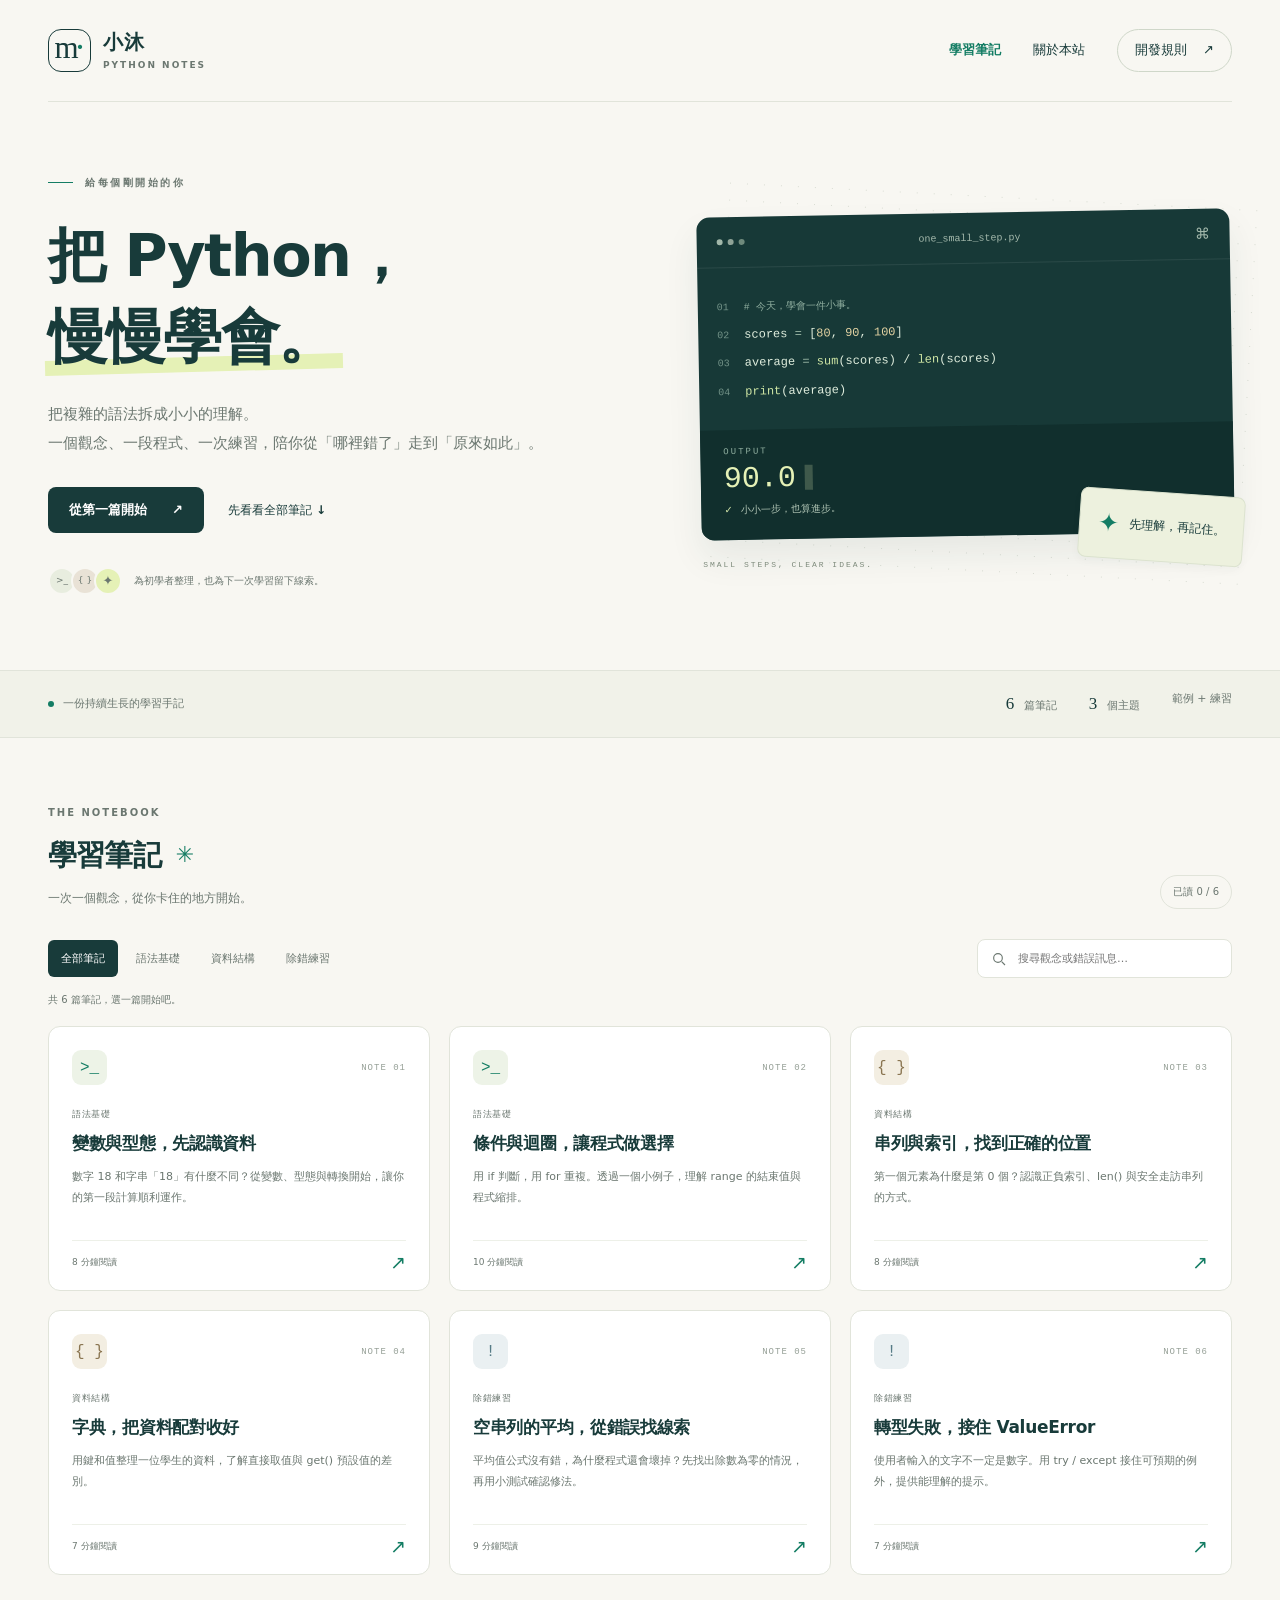
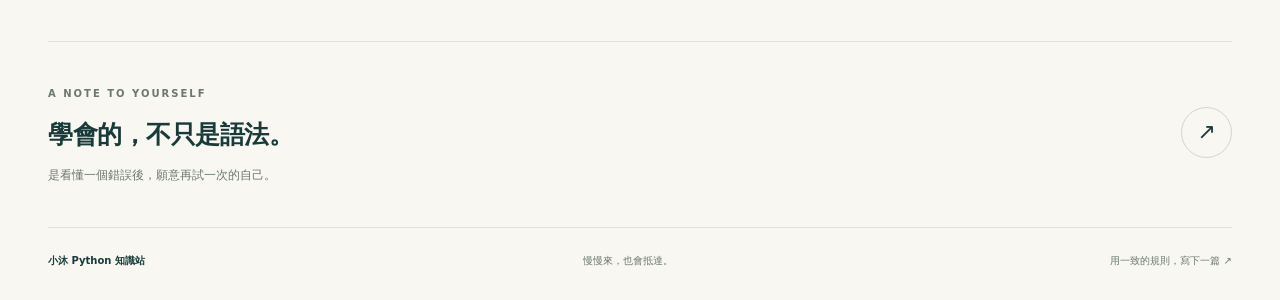
<file: index.html>
<!doctype html>
<html lang="zh-Hant">
<head>
  <meta charset="utf-8"><meta name="viewport" content="width=device-width, initial-scale=1">
  <meta name="description" content="給 Python 初學者的六篇入門手記。從觀念、短程式到小練習，一次學懂一件事。">
  <title>小沐 Python 知識站｜一次學懂一件事</title>
  <link rel="icon" href="assets/favicon.svg" type="image/svg+xml"><link rel="stylesheet" href="assets/styles.css">
  <script src="assets/app.js" defer></script>
</head>
<body data-page="home">
  <a class="skip-link" href="#notes">跳到學習筆記</a>
  <header class="site-header wrap">
    <a class="brand" href="index.html" aria-label="小沐 Python 知識站首頁"><span class="brand-mark" aria-hidden="true">m<span>·</span></span><span>小沐<span class="brand-sub">PYTHON NOTES</span></span></a>
    <nav aria-label="主要導覽"><a href="index.html#notes" aria-current="page">學習筆記</a><a href="about.html">關於本站</a><a class="nav-pill" href="about.html#rules">開發規則 <span aria-hidden="true">↗</span></a></nav>
  </header>
  <main>
    <section class="hero wrap" aria-labelledby="hero-title">
      <div class="hero-copy"><div class="eyebrow"><span class="tiny-line"></span>給每個剛開始的你</div>
        <h1 id="hero-title">把 Python，<br><span class="accent-word">慢慢學會。</span></h1>
        <p class="hero-description">把複雜的語法拆成小小的理解。<br>一個觀念、一段程式、一次練習，<br class="mobile-break">陪你從「哪裡錯了」走到「原來如此」。</p>
        <div class="hero-actions"><a class="button primary" href="lesson.html?slug=variables-and-input">從第一篇開始 <span aria-hidden="true">↗</span></a><a class="text-link" href="#notes">先看看全部筆記 <span aria-hidden="true">↓</span></a></div>
        <div class="hero-footnote"><span class="overlap-circles" aria-hidden="true"><i>&gt;_</i><i>{ }</i><i>✦</i></span><span>為初學者整理，也為下一次學習留下線索。</span></div>
      </div>
      <div class="hero-art" aria-label="Python 範例，計算三筆成績的平均值為 90.0">
        <div class="terminal"><div class="terminal-top"><span class="window-dots" aria-hidden="true"><i></i><i></i><i></i></span><span>one_small_step.py</span><span class="terminal-icon" aria-hidden="true">⌘</span></div>
          <div class="terminal-code" aria-hidden="true"><div><span class="line-no">01</span><span class="code-comment"># 今天，學會一件小事。</span></div><div><span class="line-no">02</span>scores <span class="code-muted">=</span> [<span class="code-number">80</span>, <span class="code-number">90</span>, <span class="code-number">100</span>]</div><div><span class="line-no">03</span>average <span class="code-muted">=</span> <span class="code-function">sum</span>(scores) / <span class="code-function">len</span>(scores)</div><div><span class="line-no">04</span><span class="code-function">print</span>(average)</div></div>
          <div class="terminal-output"><span class="code-comment">OUTPUT</span><strong>90.0<span class="cursor" aria-hidden="true"></span></strong><span class="success-line"><span aria-hidden="true">✓</span> 小小一步，也算進步。</span></div>
        </div>
        <div class="art-note"><span class="sparkle" aria-hidden="true">✦</span><span>先理解，再記住。</span></div><span class="art-label">SMALL STEPS, CLEAR IDEAS.</span>
      </div>
    </section>
    <div class="collection-bar"><div class="wrap collection-inner"><span class="collection-caption"><span class="green-dot"></span>一份持續生長的學習手記</span><div class="collection-facts"><span><strong id="total-count">6</strong> 篇筆記</span><span><strong>3</strong> 個主題</span><span>範例 + 練習</span></div></div></div>
    <section class="notes-section wrap" id="notes" aria-labelledby="notes-title">
      <div class="section-title-row"><div><span class="eyebrow">THE NOTEBOOK</span><h2 id="notes-title">學習筆記<span class="small-star" aria-hidden="true">✳</span></h2><p class="section-description">一次一個觀念，從你卡住的地方開始。</p></div><div class="progress-label" id="reading-progress" aria-live="polite">已讀 0 / 6</div></div>
      <div class="notes-controls"><div class="filters" role="group" aria-label="依主題篩選"><button class="filter active" data-category="全部筆記" aria-pressed="true">全部筆記</button><button class="filter" data-category="語法基礎" aria-pressed="false">語法基礎</button><button class="filter" data-category="資料結構" aria-pressed="false">資料結構</button><button class="filter" data-category="除錯練習" aria-pressed="false">除錯練習</button></div><label class="search-box"><svg width="18" height="18" viewBox="0 0 24 24" fill="none" stroke="currentColor" stroke-width="1.7" aria-hidden="true"><circle cx="10.5" cy="10.5" r="6.5"/><path d="m16 16 5 5"/></svg><span class="sr-only">搜尋筆記</span><input id="search" type="search" placeholder="搜尋觀念或錯誤訊息…" autocomplete="off"></label></div>
      <p id="result-status" class="result-status" role="status">正在打開筆記本…</p>
      <div id="lesson-grid" class="lesson-grid"></div>
      <div id="empty-state" class="empty-state" hidden><span aria-hidden="true">⌕</span><h3>還沒有找到這個關鍵字</h3><p>試試「串列」「int」或其他課程中的觀念。</p><button id="reset-search" class="button secondary">清除篩選</button></div>
      <noscript><p class="notice">請開啟 JavaScript 以讀取教材清單與練習題。</p></noscript>
    </section>
    <section class="closing-note wrap"><div><span class="eyebrow">A NOTE TO YOURSELF</span><h2>學會的，不只是語法。</h2><p>是看懂一個錯誤後，願意再試一次的自己。</p></div><a class="round-link" href="about.html" aria-label="了解小沐知識站"><span aria-hidden="true">↗</span></a></section>
  </main>
  <footer class="site-footer wrap"><a class="footer-name" href="index.html">小沐 Python 知識站</a><span>慢慢來，也會抵達。</span><a href="about.html#rules">用一致的規則，寫下一篇 <span aria-hidden="true">↗</span></a></footer>
</body>
</html>
</file>
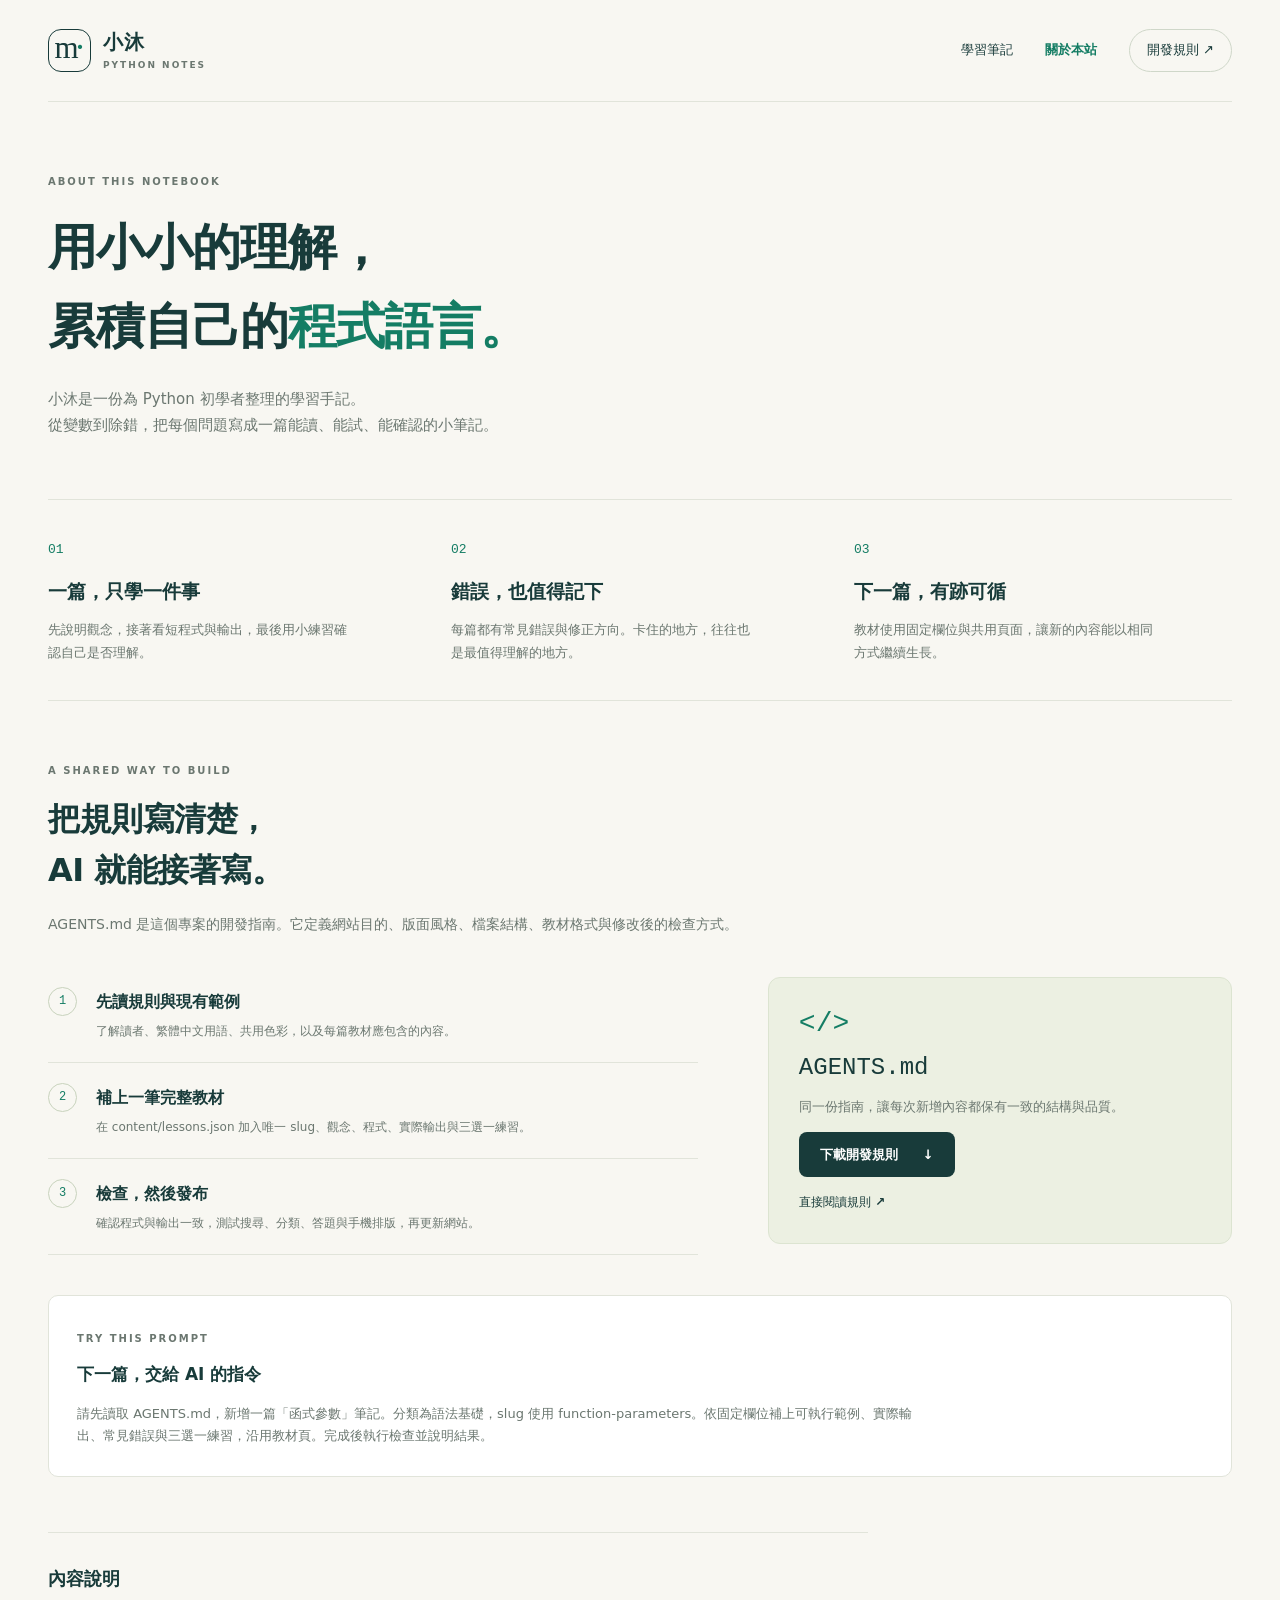
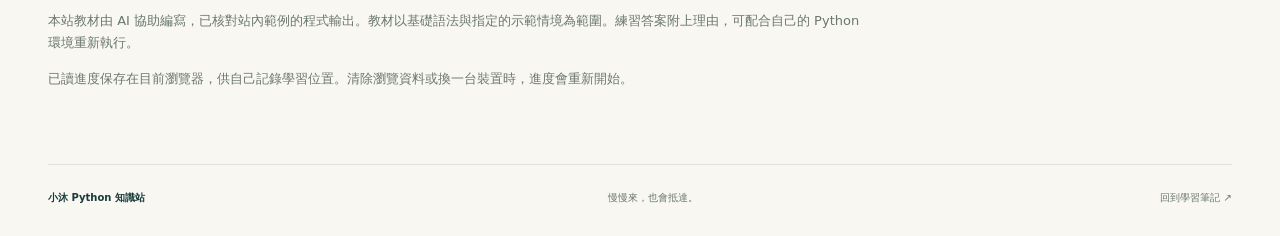
<file: about.html>
<!doctype html>
<html lang="zh-Hant">
<head><meta charset="utf-8"><meta name="viewport" content="width=device-width, initial-scale=1"><meta name="description" content="認識小沐 Python 知識站，以及依 AGENTS.md 規則新增教材的方式。"><title>關於本站與開發規則｜小沐 Python 知識站</title><link rel="icon" href="assets/favicon.svg" type="image/svg+xml"><link rel="stylesheet" href="assets/styles.css"></head>
<body><a class="skip-link" href="#main">跳到主要內容</a><header class="site-header wrap"><a class="brand" href="index.html" aria-label="小沐 Python 知識站首頁"><span class="brand-mark" aria-hidden="true">m<span>·</span></span><span>小沐<span class="brand-sub">PYTHON NOTES</span></span></a><nav aria-label="主要導覽"><a href="index.html#notes">學習筆記</a><a href="about.html" aria-current="page">關於本站</a><a class="nav-pill" href="#rules">開發規則 ↗</a></nav></header>
<main class="about-main wrap" id="main"><div class="about-hero"><span class="eyebrow">ABOUT THIS NOTEBOOK</span><h1>用小小的理解，<br>累積自己的<span class="accent-text">程式語言。</span></h1><p>小沐是一份為 Python 初學者整理的學習手記。<br>從變數到除錯，把每個問題寫成一篇能讀、能試、能確認的小筆記。</p></div>
<div class="about-values"><article><span class="value-number">01</span><h2>一篇，只學一件事</h2><p>先說明觀念，接著看短程式與輸出，最後用小練習確認自己是否理解。</p></article><article><span class="value-number">02</span><h2>錯誤，也值得記下</h2><p>每篇都有常見錯誤與修正方向。卡住的地方，往往也是最值得理解的地方。</p></article><article><span class="value-number">03</span><h2>下一篇，有跡可循</h2><p>教材使用固定欄位與共用頁面，讓新的內容能以相同方式繼續生長。</p></article></div>
<section class="rules-section" id="rules"><span class="eyebrow">A SHARED WAY TO BUILD</span><h2>把規則寫清楚，<br>AI 就能接著寫。</h2><p class="lead">AGENTS.md 是這個專案的開發指南。它定義網站目的、版面風格、檔案結構、教材格式與修改後的檢查方式。</p><div class="rules-layout"><ol class="steps"><li><span>1</span><div><h3>先讀規則與現有範例</h3><p>了解讀者、繁體中文用語、共用色彩，以及每篇教材應包含的內容。</p></div></li><li><span>2</span><div><h3>補上一筆完整教材</h3><p>在 content/lessons.json 加入唯一 slug、觀念、程式、實際輸出與三選一練習。</p></div></li><li><span>3</span><div><h3>檢查，然後發布</h3><p>確認程式與輸出一致，測試搜尋、分類、答題與手機排版，再更新網站。</p></div></li></ol><aside class="rules-card"><span class="file-icon" aria-hidden="true">&lt;/&gt;</span><h3>AGENTS.md</h3><p>同一份指南，讓每次新增內容都保有一致的結構與品質。</p><a class="button primary" href="AGENTS.md" download>下載開發規則 <span aria-hidden="true">↓</span></a><a class="text-link" href="AGENTS.md">直接閱讀規則 ↗</a></aside></div><div class="prompt-card"><span class="eyebrow">TRY THIS PROMPT</span><h3>下一篇，交給 AI 的指令</h3><p>請先讀取 AGENTS.md，新增一篇「函式參數」筆記。分類為語法基礎，slug 使用 function-parameters。依固定欄位補上可執行範例、實際輸出、常見錯誤與三選一練習，沿用教材頁。完成後執行檢查並說明結果。</p></div></section>
<section class="content-note"><h2>內容說明</h2><p>本站教材由 AI 協助編寫，已核對站內範例的程式輸出。教材以基礎語法與指定的示範情境為範圍。練習答案附上理由，可配合自己的 Python 環境重新執行。</p><p>已讀進度保存在目前瀏覽器，供自己記錄學習位置。清除瀏覽資料或換一台裝置時，進度會重新開始。</p></section></main><footer class="site-footer wrap"><a class="footer-name" href="index.html">小沐 Python 知識站</a><span>慢慢來，也會抵達。</span><a href="index.html#notes">回到學習筆記 ↗</a></footer></body></html>
</file>
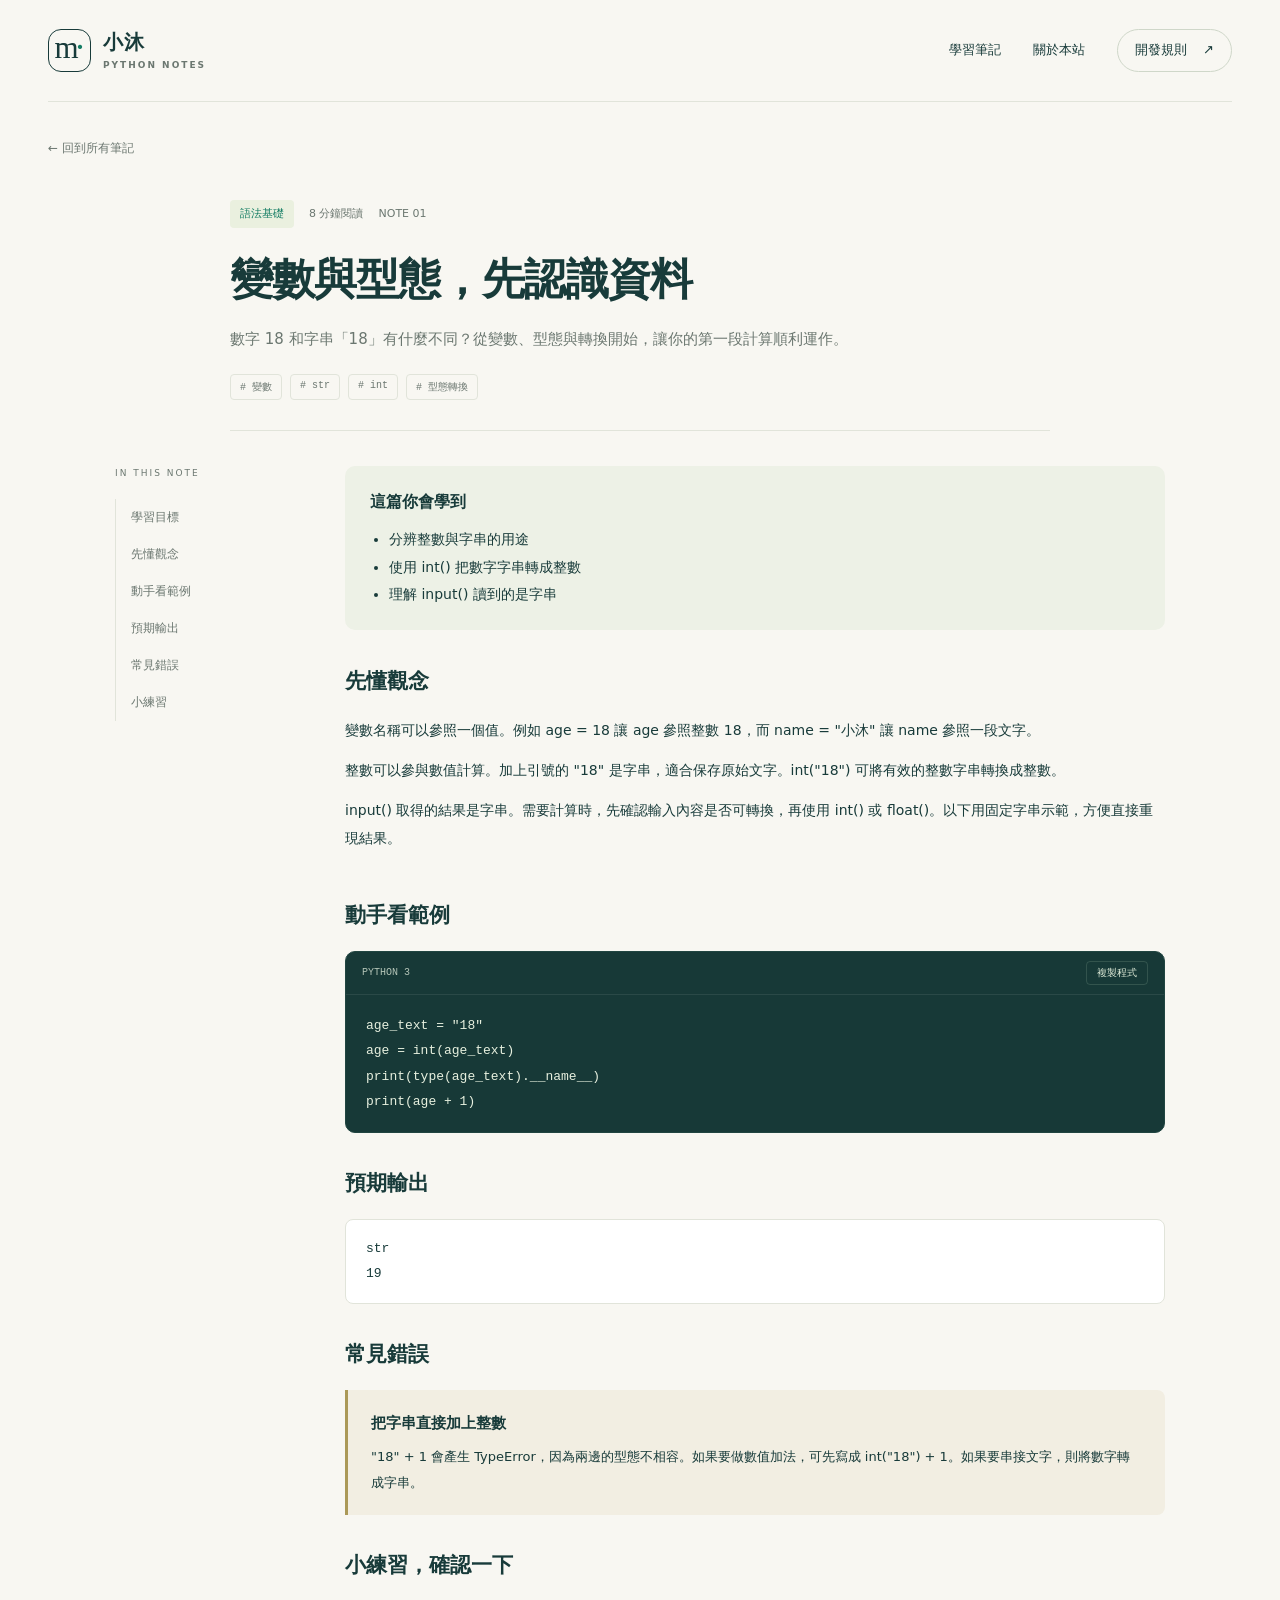
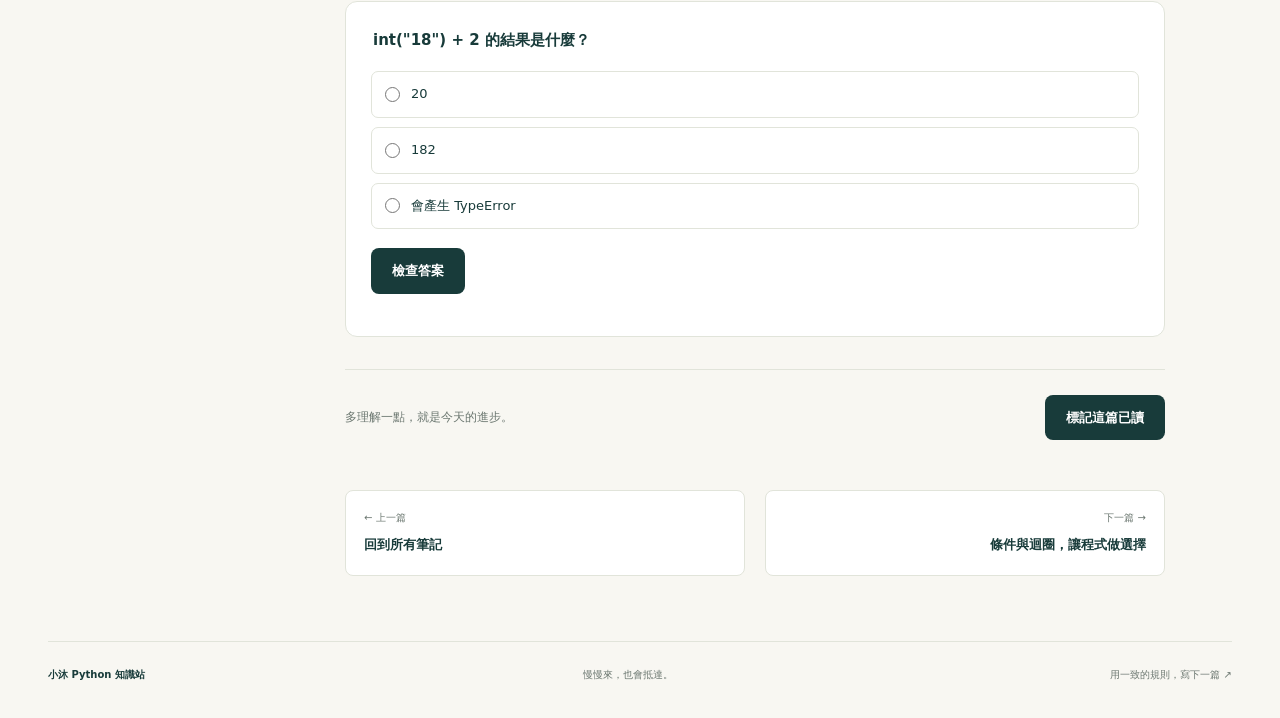
<file: lesson.html>
<!doctype html>
<html lang="zh-Hant">
<head><meta charset="utf-8"><meta name="viewport" content="width=device-width, initial-scale=1"><meta name="description" content="從觀念、短程式、常見錯誤到小練習，讀懂一個 Python 主題。"><title>學習筆記｜小沐 Python 知識站</title><link rel="icon" href="assets/favicon.svg" type="image/svg+xml"><link rel="stylesheet" href="assets/styles.css"><script src="assets/app.js" defer></script></head>
<body data-page="lesson"><a class="skip-link" href="#lesson-content">跳到教材內容</a><header class="site-header wrap"><a class="brand" href="index.html" aria-label="小沐 Python 知識站首頁"><span class="brand-mark" aria-hidden="true">m<span>·</span></span><span>小沐<span class="brand-sub">PYTHON NOTES</span></span></a><nav aria-label="主要導覽"><a href="index.html#notes">學習筆記</a><a href="about.html">關於本站</a><a class="nav-pill" href="about.html#rules">開發規則 <span aria-hidden="true">↗</span></a></nav></header>
<main class="wrap lesson-shell"><a class="back-link" href="index.html#notes">← 回到所有筆記</a><div id="lesson-content" aria-live="polite"><p class="notice">正在打開這篇筆記…</p></div><noscript><p class="notice">請開啟 JavaScript 以讀取教材。</p></noscript></main><footer class="site-footer wrap"><a class="footer-name" href="index.html">小沐 Python 知識站</a><span>慢慢來，也會抵達。</span><a href="about.html#rules">用一致的規則，寫下一篇 ↗</a></footer></body>
</html>
</file>
<file: assets/styles.css>
:root{--paper:#f8f7f2;--white:#fff;--ink:#183b3a;--muted:#6b7770;--green:#147d64;--light:#eaf0df;--lime:#e5f1b6;--line:#e1e4da;--serif:Georgia,'Noto Serif TC',serif;--sans:Inter,'Noto Sans TC','Microsoft JhengHei',system-ui,sans-serif;--mono:'SFMono-Regular',Consolas,'Liberation Mono',monospace}
*{box-sizing:border-box}html{scroll-behavior:smooth;scroll-padding-top:24px}body{margin:0;background:var(--paper);color:var(--ink);font-family:var(--sans);font-size:15px;line-height:1.75;-webkit-font-smoothing:antialiased}a{color:inherit;text-decoration:none}button,input{font:inherit}button,a,input{touch-action:manipulation}button{cursor:pointer}a,button,input{outline-offset:5px}a:focus-visible,button:focus-visible,input:focus-visible{outline:3px solid var(--green)}button{color:inherit}button:disabled{cursor:default}.wrap{width:min(1184px,calc(100% - 96px));margin-inline:auto}.skip-link{position:fixed;z-index:20;top:-80px;left:20px;padding:12px 20px;background:var(--ink);color:white}.skip-link:focus{top:10px}.sr-only{position:absolute;width:1px;height:1px;padding:0;margin:-1px;overflow:hidden;clip:rect(0,0,0,0);white-space:nowrap;border:0}[hidden]{display:none!important}
.site-header{height:102px;display:flex;align-items:center;justify-content:space-between;border-bottom:1px solid var(--line);gap:20px}.brand{display:flex;align-items:center;gap:12px;font-size:20px;font-weight:750;letter-spacing:1px;line-height:1.2}.brand-mark{font-family:Georgia,serif;width:43px;height:43px;display:flex;justify-content:center;align-items:center;letter-spacing:-3px;border:1px solid var(--ink);border-radius:13px;font-size:31px;font-weight:500;padding-bottom:6px;padding-right:3px}.brand-mark span{color:var(--green);font-size:36px}.brand-sub{display:block;font-size:9px;font-weight:600;letter-spacing:2px;margin-top:6px;color:var(--muted)}.site-header nav{display:flex;align-items:center;gap:32px;font-size:13px}.site-header nav a[aria-current]{color:var(--green);font-weight:700}.site-header nav a:hover{color:var(--green)}.nav-pill{border:1px solid #cfd7c9;padding:9px 17px;border-radius:50px;display:flex;gap:16px}
.hero{display:grid;grid-template-columns:1.1fr 1fr;gap:65px;padding-block:72px 75px;align-items:center}.eyebrow{font-size:10px;font-weight:650;letter-spacing:2px;color:var(--muted)}.hero .eyebrow{display:flex;align-items:center;gap:12px;letter-spacing:2.5px}.tiny-line{width:25px;height:1px;background:var(--green)}h1,h2,h3,p{margin-top:0}.hero h1{font-size:clamp(42px,4.6vw,65px);line-height:1.38;letter-spacing:-1.5px;margin:23px 0 23px;font-weight:760}.accent-word{position:relative;z-index:1;display:inline-block}.accent-word:after{content:'';position:absolute;inset:auto -7px 5px -3px;height:15px;background:var(--lime);z-index:-1;transform:rotate(-1.5deg)}.hero-description{font-size:15px;line-height:1.95;color:var(--muted);margin-bottom:29px}.hero-actions{display:flex;align-items:center;gap:24px}.button{border-radius:8px;padding:12px 20px;display:inline-flex;align-items:center;justify-content:center;gap:25px;border:1px solid transparent;font-size:13px;font-weight:600;line-height:1.5;transition:background .2s,transform .2s}.button:hover{transform:translateY(-2px)}.primary{background:var(--ink);color:white}.primary:hover{background:var(--green)}.secondary{border-color:var(--line);background:white}.text-link{font-size:12px;font-weight:550}.text-link:hover{text-decoration:underline;text-underline-offset:4px}.hero-footnote{margin-top:34px;display:flex;align-items:center;gap:12px;font-size:10px;color:var(--muted)}.overlap-circles{display:flex;padding-right:5px}.overlap-circles i{font-style:normal;background:#e8eddf;display:flex;align-items:center;justify-content:center;width:28px;height:28px;border:2px solid var(--paper);border-radius:50%;font-size:9px;margin-right:-5px}.overlap-circles i:nth-child(2){background:#e9e2d6}.overlap-circles i:nth-child(3){background:var(--lime);font-size:13px}.hero-art{position:relative;padding:25px 0 45px;min-width:0}.hero-art:before{content:'';position:absolute;inset:0 -18px 8px 13px;background-image:radial-gradient(#cbd1c5 .8px,transparent .8px);background-size:17px 17px;opacity:.7;transform:rotate(3deg)}.terminal{background:#173937;color:#dfeddd;border-radius:13px;position:relative;box-shadow:0 18px 35px #183b3a14;overflow:hidden;transform:rotate(-1deg)}.terminal-top{display:flex;align-items:center;justify-content:space-between;height:51px;border-bottom:1px solid #ffffff15;font:10px var(--mono);color:#a4b9ac;padding:0 20px}.window-dots{display:flex;gap:5px}.window-dots i{width:6px;height:6px;border-radius:50%;background:#a1b7a9}.window-dots i:nth-child(2){background:#8fa397}.window-dots i:nth-child(3){background:#6f8a7c}.terminal-icon{font-size:15px}.terminal-code{font:12px/2.35 var(--mono);padding:25px 19px 24px;white-space:nowrap}.line-no{color:#739388;font-size:10px;display:inline-block;width:27px}.code-comment{color:#8fae9f;font-size:10px}.code-number{color:#e3d3a3}.code-function{color:#cee5a4}.code-muted{color:#9cb8a7}.terminal-output{background:#112f2d;padding:17px 23px 22px;display:flex;flex-direction:column;gap:5px}.terminal-output>.code-comment{font:9px var(--mono);letter-spacing:2px}.terminal-output strong{font:30px var(--mono);color:#e5f1b6;display:flex;align-items:center;gap:9px}.cursor{display:inline-block;height:25px;width:8px;background:#e5f1b638}.success-line{font-size:10px;color:#b1c5b5}.success-line span{color:#d2e4a8;padding-right:5px}.art-note{position:absolute;bottom:19px;right:-12px;display:flex;align-items:center;gap:10px;background:#edf1de;padding:12px 18px;border:1px solid #dce3cf;border-radius:8px;transform:rotate(4deg);font-size:12px;box-shadow:0 4px 10px #183b3a08}.sparkle{font-size:25px;color:var(--green)}.art-label{font:8px var(--mono);letter-spacing:2px;position:absolute;bottom:12px;left:4px;color:#7d8a7b}.mobile-break{display:none}
.collection-bar{border-block:1px solid var(--line);background:#f1f2e9}.collection-inner{display:flex;align-items:center;justify-content:space-between;min-height:66px;gap:20px}.collection-caption{font-size:11px;color:var(--muted);display:flex;align-items:center;gap:9px}.green-dot{height:6px;width:6px;background:var(--green);border-radius:50%}.collection-facts{display:flex;font-size:11px;gap:32px;color:var(--muted)}.collection-facts strong{font-family:var(--serif);font-size:17px;font-weight:500;color:var(--ink);padding-right:6px}.notes-section{padding-block:60px 66px}.section-title-row{display:flex;align-items:flex-end;justify-content:space-between;gap:20px;margin-bottom:30px}.section-title-row h2{font-size:29px;margin:6px 0 7px;letter-spacing:-.8px;display:flex;align-items:center;gap:15px}.small-star{font-size:22px;font-weight:400;color:var(--green)}.section-description{font-size:12px;color:var(--muted);margin-bottom:0}.progress-label{border:1px solid var(--line);padding:7px 12px;border-radius:30px;color:var(--muted);font-size:10px;white-space:nowrap}.notes-controls{display:flex;justify-content:space-between;align-items:center;gap:15px;margin-bottom:13px}.filters{display:flex;gap:5px;flex-wrap:wrap}.filter{border:0;border-radius:6px;background:transparent;padding:9px 13px;font-size:11px;white-space:nowrap;color:var(--muted)}.filter:hover{background:#eaece1}.filter.active{background:var(--ink);color:white}.search-box{display:flex;align-items:center;gap:9px;min-width:255px;border:1px solid var(--line);border-radius:8px;padding:8px 13px;background:#fff;color:var(--muted)}.search-box input{border:0;outline:none;background:none;width:100%;font-size:11px;color:var(--ink);min-width:0}.search-box:focus-within{outline:2px solid var(--green);outline-offset:2px}.result-status{font-size:10px;color:var(--muted);margin:0 0 17px;min-height:18px}.lesson-grid{display:grid;grid-template-columns:repeat(3,1fr);gap:19px}.lesson-card{background:#fff;border:1px solid var(--line);border-radius:12px;padding:23px 23px 18px;position:relative;display:flex;flex-direction:column;transition:transform .2s,box-shadow .2s,border-color .2s;min-height:265px}.lesson-card:hover{transform:translateY(-4px);box-shadow:0 10px 25px #183b3a09;border-color:#a1b6a3}.card-top{display:flex;align-items:center;justify-content:space-between;margin-bottom:22px}.card-symbol{width:35px;height:35px;border-radius:9px;background:#edf3e7;display:grid;place-items:center;font:16px var(--mono);color:var(--green)}.lesson-card[data-topic="資料結構"] .card-symbol{background:#f3eee2;color:#8a7551}.lesson-card[data-topic="除錯練習"] .card-symbol{background:#eaf0f2;color:#567b86}.card-number{font:9px var(--mono);letter-spacing:1px;color:#96a097}.topic-tag{font-size:9px;color:var(--muted);letter-spacing:.5px}.lesson-card h3{font-size:17px;font-weight:650;line-height:1.6;letter-spacing:-.3px;margin:7px 0 10px}.card-summary{color:var(--muted);font-size:11px;line-height:1.9;flex:1;margin-bottom:17px}.card-bottom{border-top:1px solid #edf0e8;padding-top:12px;display:flex;align-items:center;justify-content:space-between;font-size:9px;color:var(--muted)}.card-arrow{font-size:19px;color:var(--green);line-height:1}.read-badge{font-size:9px;color:var(--green);margin-left:10px}.closing-note{border-top:1px solid var(--line);padding:37px 0 41px;display:flex;align-items:center;justify-content:space-between}.closing-note h2{font-size:25px;font-weight:600;letter-spacing:-.5px;margin:8px 0}.closing-note p{font-size:12px;color:var(--muted);margin-bottom:0}.round-link{height:51px;width:51px;border:1px solid #cfd8c6;border-radius:50%;display:grid;place-items:center;font-size:22px}.round-link:hover{background:var(--lime)}.site-footer{border-top:1px solid var(--line);padding:24px 0 30px;display:flex;justify-content:space-between;align-items:center;gap:15px;color:var(--muted);font-size:10px}.footer-name{font-weight:650;color:var(--ink)}.site-footer a:hover{color:var(--green)}.empty-state{text-align:center;padding:45px 15px;border:1px dashed var(--line);border-radius:12px;background:#fff8}.empty-state>span{font:45px var(--serif)}.empty-state h3{font-size:19px;margin:8px 0}.empty-state p{font-size:13px;color:var(--muted)}.notice{padding:24px;background:#fff;border:1px solid var(--line);border-radius:10px;font-size:14px}
.lesson-shell{padding-block:32px 65px}.back-link{font-size:12px;color:var(--muted)}.back-link:hover{color:var(--green)}.lesson-header{max-width:820px;margin:40px auto 35px;border-bottom:1px solid var(--line);padding-bottom:30px}.lesson-meta{display:flex;align-items:center;gap:15px;font-size:11px;color:var(--muted)}.category-chip{padding:4px 10px;background:var(--light);color:var(--green);border-radius:4px}.lesson-header h1{font-size:clamp(29px,3.7vw,43px);line-height:1.5;margin:19px 0 15px;letter-spacing:-1px}.lesson-header p{font-size:15px;color:var(--muted);max-width:680px;margin-bottom:22px}.tag-list{display:flex;flex-wrap:wrap;gap:8px}.tag-list span{font:10px var(--mono);color:var(--muted);border:1px solid var(--line);padding:5px 9px;border-radius:4px}.lesson-layout{display:grid;grid-template-columns:190px minmax(0,820px);gap:40px;justify-content:center}.lesson-toc{display:block;min-width:0;position:sticky;top:25px;align-self:start;font-size:12px}.lesson-toc>span{display:block;font-size:9px;letter-spacing:2px;color:var(--muted);margin-bottom:17px}.lesson-toc a{display:block;border-left:1px solid var(--line);padding:8px 0 8px 15px;color:var(--muted)}.lesson-toc a:hover{color:var(--green);border-color:var(--green)}.lesson-article{min-width:0}.lesson-article section{padding:0 0 32px;scroll-margin-top:25px}.lesson-article h2{font-size:21px;font-weight:650;margin:0 0 17px}.lesson-article p,.lesson-article li{font-size:14px;line-height:1.95}.lesson-article p{margin-bottom:13px}.objectives{background:#edf1e6;border-radius:10px;padding:22px 25px!important;margin-bottom:33px}.objectives ul{padding-left:19px;margin:0}.objectives h2{font-size:16px;margin-bottom:10px}.code-container{border:1px solid #214541;border-radius:10px;background:#173937;color:#e7f0df;overflow:hidden}.code-toolbar{display:flex;justify-content:space-between;align-items:center;padding:9px 16px;border-bottom:1px solid #ffffff15;font:10px var(--mono);color:#b5c5b8}.copy-code{border:1px solid #90ac983b;background:none;color:#deead7;border-radius:4px;padding:4px 10px;font:10px var(--sans)}.copy-code:hover{background:#ffffff0c}.code-container pre{padding:18px 20px;margin:0;overflow-x:auto;font:13px/1.95 var(--mono);tab-size:4}.output-box{padding:17px 20px;margin:0;border:1px solid var(--line);border-radius:8px;background:white;overflow-x:auto;font:13px/1.9 var(--mono)}.mistake-box{border-left:3px solid #ab9958;background:#f2eee2;padding:20px 23px;border-radius:0 8px 8px 0}.mistake-box h3{font-size:15px;margin-bottom:8px}.mistake-box p{font-size:13px;margin-bottom:0}.quiz-box{border:1px solid var(--line);border-radius:12px;padding:25px;background:white}.quiz-box fieldset{padding:0;margin:0;border:0;min-width:0}.quiz-box legend{font-weight:600;font-size:15px;margin-bottom:18px}.quiz-option{display:flex;align-items:center;gap:11px;padding:11px 13px;border:1px solid var(--line);border-radius:7px;font-size:13px;margin-bottom:9px;cursor:pointer}.quiz-option:has(input:checked){background:#eef4e6;border-color:#8cae8c}.quiz-option input{accent-color:var(--green);margin:0;width:15px;height:15px}.quiz-box .button{margin-top:10px}.quiz-feedback{font-size:13px!important;margin:17px 0 0!important;white-space:pre-line;color:var(--ink)}.lesson-end{display:flex;align-items:center;justify-content:space-between;padding:25px 0;border-top:1px solid var(--line);gap:20px}.lesson-end span{font-size:12px;color:var(--muted)}.read-button{background:var(--ink);color:white}.read-button[aria-pressed="true"]{background:var(--light);color:var(--green);border-color:#cddabd}.pagination{display:grid;grid-template-columns:1fr 1fr;gap:20px;margin-top:25px}.pagination a{padding:18px;border:1px solid var(--line);border-radius:8px;background:#fff}.pagination a:last-child{text-align:right}.pagination small{display:block;font-size:10px;color:var(--muted);margin-bottom:4px}.pagination strong{font-size:13px;font-weight:600}.pagination a:hover{border-color:#90ad94}
.about-main{padding-bottom:60px}.about-hero{padding:65px 0 45px;max-width:850px}.about-hero h1{font-size:clamp(32px,4vw,49px);line-height:1.6;letter-spacing:-1px;margin:16px 0 20px}.accent-text{color:var(--green)}.about-hero p{font-size:15px;color:var(--muted)}.about-values{display:grid;grid-template-columns:repeat(3,1fr);gap:25px;border-block:1px solid var(--line);padding-block:35px}.value-number{font:13px var(--mono);color:var(--green)}.about-values h2{font-size:19px;margin:14px 0 11px}.about-values p{font-size:13px;color:var(--muted);margin-bottom:0;max-width:300px}.rules-section{padding:55px 0 10px}.rules-section>h2{font-size:32px;line-height:1.6;margin:12px 0 16px;letter-spacing:-.5px}.lead{font-size:14px;max-width:700px;color:var(--muted)}.rules-layout{display:grid;grid-template-columns:1.4fr 1fr;gap:70px;align-items:center;margin-top:30px}.steps{list-style:none;padding:0;margin:0}.steps li{display:flex;gap:19px;padding:20px 0;border-bottom:1px solid var(--line)}.steps li>span{display:grid;place-items:center;width:29px;height:29px;flex-shrink:0;border:1px solid #c8d3bd;border-radius:50%;font:12px var(--mono);color:var(--green)}.steps h3{font-size:16px;margin:1px 0 5px}.steps p{font-size:12px;color:var(--muted);margin:0}.rules-card{background:#ecf0e2;border:1px solid #dce4d1;border-radius:12px;padding:30px}.file-icon{font:28px var(--mono);color:var(--green)}.rules-card h3{font:24px var(--mono);margin:15px 0}.rules-card p{font-size:13px;color:var(--muted)}.rules-card .text-link{display:block;margin-top:15px}.prompt-card{margin-top:40px;padding:28px;border-radius:10px;background:white;border:1px solid var(--line)}.prompt-card h3{font-size:17px;margin:10px 0 13px}.prompt-card p{font-size:13px;color:var(--muted);margin:0;max-width:850px}.content-note{border-top:1px solid var(--line);margin-top:45px;padding-top:30px;max-width:820px}.content-note h2{font-size:18px}.content-note p{font-size:13px;color:var(--muted)}
@media(min-width:1450px){.hero{padding-block:90px}.hero h1{font-size:69px}.terminal-code{font-size:13px}}
@media(max-width:1050px){.wrap{width:calc(100% - 60px)}.hero{gap:35px}.hero h1{font-size:48px}.terminal-code{font-size:10px;padding-inline:12px}.line-no{width:20px}.hero-actions{gap:15px}.hero-footnote{font-size:9px}.lesson-grid{grid-template-columns:repeat(2,1fr)}.lesson-layout{grid-template-columns:160px minmax(0,1fr);gap:25px}.rules-layout{gap:35px}}
@media(max-width:740px){.wrap{width:calc(100% - 40px)}.site-header{height:84px}.brand{gap:9px;font-size:18px}.brand-mark{width:36px;height:36px;font-size:27px}.brand-sub{font-size:7px;letter-spacing:1.4px}.site-header nav{gap:17px;font-size:11px}.nav-pill{display:none}.hero{grid-template-columns:1fr;padding:43px 0 32px;gap:30px}.hero h1{font-size:49px;line-height:1.35;margin-top:18px}.hero-description{font-size:14px}.hero-actions{gap:20px}.hero-footnote{font-size:9px;margin-top:25px}.hero-art{padding:18px 4px 47px;width:100%;max-width:500px;justify-self:center}.terminal-code{font-size:12px;padding:20px 16px}.line-no{width:24px}.terminal-top{height:44px}.art-note{right:0;bottom:18px}.art-label{font-size:7px;bottom:5px}.collection-inner{padding-block:15px;align-items:start;flex-direction:column;gap:10px}.collection-facts{gap:25px}.collection-caption{font-size:10px}.notes-section{padding-block:37px 40px}.section-title-row{margin-bottom:22px}.section-title-row h2{font-size:27px}.notes-controls{align-items:stretch;flex-direction:column;gap:17px}.search-box{min-width:0;width:100%;padding:10px 13px}.search-box input{font-size:12px}.filters{justify-content:space-between;gap:1px}.filter{padding:9px 12px;font-size:11px}.lesson-grid{grid-template-columns:1fr;gap:15px}.lesson-card{min-height:245px;padding:22px}.card-top{margin-bottom:15px}.lesson-card h3{font-size:18px}.card-summary{font-size:12px}.card-bottom{font-size:10px}.closing-note{padding-block:28px}.closing-note h2{font-size:22px}.closing-note p{font-size:11px}.site-footer{align-items:start;flex-wrap:wrap;font-size:9px;padding-block:22px;gap:12px}.site-footer>a:last-child{width:100%}.lesson-shell{padding-top:25px}.lesson-header{margin:30px 0;padding-bottom:25px}.lesson-header h1{font-size:30px}.lesson-layout{display:block}.lesson-toc{display:none}.lesson-article p,.lesson-article li{font-size:14px}.lesson-article h2{font-size:20px}.code-container pre{font-size:12px;padding:16px}.pagination{gap:10px}.pagination a{padding:12px}.pagination strong{font-size:11px}.lesson-end{align-items:start;flex-direction:column;gap:13px}.about-hero{padding:42px 0 27px}.about-hero h1{font-size:33px}.about-hero p{font-size:13px}.about-values{grid-template-columns:1fr;gap:29px}.about-values p{max-width:none}.rules-section{padding-top:40px}.rules-section>h2{font-size:29px}.rules-layout{grid-template-columns:1fr;gap:25px}.prompt-card{padding:22px}.rules-card{padding:25px}}
@media(prefers-reduced-motion:reduce){html{scroll-behavior:auto}*{transition:none!important}}
</file>
